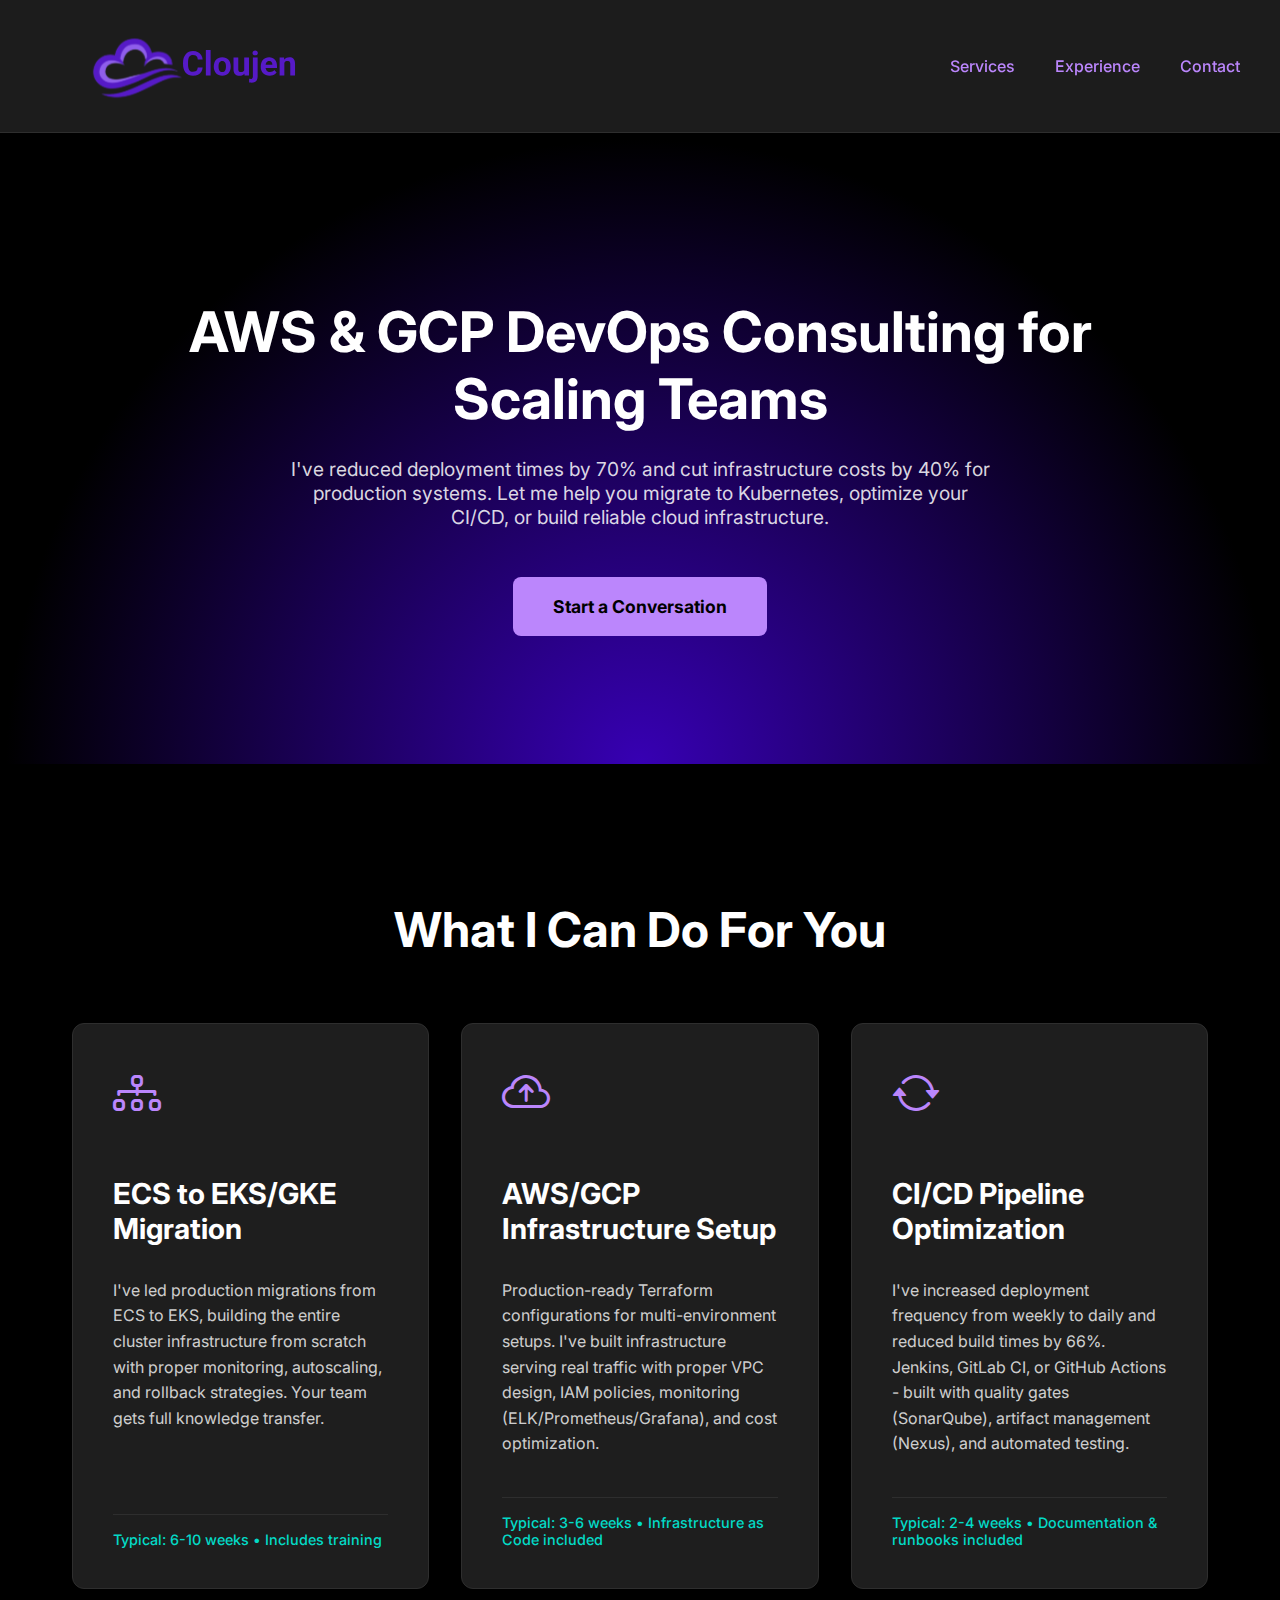
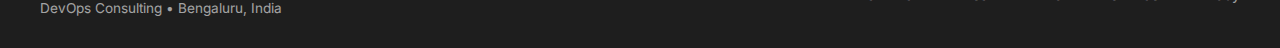
<file: index.html>
<!DOCTYPE html>
<html lang="en">
<head>
    <meta charset="UTF-8">
    <meta name="viewport" content="width=device-width, initial-scale=1.0">
    <title>Cloujen - AWS & GCP DevOps Consulting by Manoj Reddy</title>
    <meta name="description" content="DevOps consulting specializing in AWS/GCP migrations, Kubernetes (EKS/GKE), and CI/CD automation. 3+ years experience with proven results: 70% faster deployments, 40% cost reduction.">
    
    <!-- Open Graph -->
    <meta property="og:title" content="Cloujen - AWS & GCP DevOps Consulting">
    <meta property="og:description" content="Expert DevOps consulting for AWS/GCP migrations and Kubernetes deployments. Certified Solutions Architect.">
    <meta property="og:type" content="website">
    <meta property="og:url" content="https://www.cloujen.com">
    
    <link rel="stylesheet" href="style.css">
    <link rel="stylesheet" href="https://cdn.jsdelivr.net/npm/bootstrap-icons@1.11.3/font/bootstrap-icons.min.css">
    <link href="https://fonts.googleapis.com/css2?family=Inter:wght@400;500;700&display=swap" rel="stylesheet">
    <script async src="https://pagead2.googlesyndication.com/pagead/js/adsbygoogle.js?client=ca-pub-4389479041791605"
     crossorigin="anonymous"></script>
</head>
<body>
    <header>
        <nav>
            <div class="logo">
                <img src="logo.svg" alt="Cloujen Logo" width="310" height="80">
            </div>
            <ul class="nav-menu">
                <li><a href="#services">Services</a></li>
                <li><a href="#experience">Experience</a></li>
                <li><a href="#contact">Contact</a></li>
            </ul>
            <button class="mobile-toggle" aria-label="Toggle menu">
                <i class="bi bi-list"></i>
            </button>
        </nav>
    </header>

    <main>
        <section id="hero">
            <div class="hero-content">
                <h1>AWS & GCP DevOps Consulting for Scaling Teams</h1>
                <p>I've reduced deployment times by 70% and cut infrastructure costs by 40% for production systems. Let me help you migrate to Kubernetes, optimize your CI/CD, or build reliable cloud infrastructure.</p>
                <a href="#contact" class="cta-button">Start a Conversation</a>
            </div>
        </section>

        <section id="services">
            <h2>What I Can Do For You</h2>
            <div class="service-cards">
                <div class="card">
                    <div class="service-icon"><i class="bi bi-diagram-3"></i></div>
                    <h3>ECS to EKS/GKE Migration</h3>
                    <p>I've led production migrations from ECS to EKS, building the entire cluster infrastructure from scratch with proper monitoring, autoscaling, and rollback strategies. Your team gets full knowledge transfer.</p>
                    <span class="service-time">Typical: 6-10 weeks • Includes training</span>
                </div>
                <div class="card">
                    <div class="service-icon"><i class="bi bi-cloud-arrow-up"></i></div>
                    <h3>AWS/GCP Infrastructure Setup</h3>
                    <p>Production-ready Terraform configurations for multi-environment setups. I've built infrastructure serving real traffic with proper VPC design, IAM policies, monitoring (ELK/Prometheus/Grafana), and cost optimization.</p>
                    <span class="service-time">Typical: 3-6 weeks • Infrastructure as Code included</span>
                </div>
                <div class="card">
                    <div class="service-icon"><i class="bi bi-arrow-repeat"></i></div>
                    <h3>CI/CD Pipeline Optimization</h3>
                    <p>I've increased deployment frequency from weekly to daily and reduced build times by 66%. Jenkins, GitLab CI, or GitHub Actions - built with quality gates (SonarQube), artifact management (Nexus), and automated testing.</p>
                    <span class="service-time">Typical: 2-4 weeks • Documentation & runbooks included</span>
                </div>
            </div>
        </section>

        <section id="experience">
            <h2>Background & Results</h2>
            <div class="experience-content">
                <div class="stats-grid">
                    <div class="stat">
                        <div class="stat-number">70%</div>
                        <div class="stat-label">Faster Deployments</div>
                    </div>
                    <div class="stat">
                        <div class="stat-number">40%</div>
                        <div class="stat-label">Cost Reduction</div>
                    </div>
                    <div class="stat">
                        <div class="stat-number">99.9%</div>
                        <div class="stat-label">Uptime Maintained</div>
                    </div>
                </div>

                <div class="experience-details">
                    <h3>What I Bring</h3>
                    <p>3+ years as a DevOps/Cloud Engineer, including leading a 2-person team managing production infrastructure. I've migrated services to Kubernetes, built CI/CD pipelines from scratch, and managed distributed systems across AWS and GCP.</p>
                    
                    <div class="tech-highlights">
                        <div class="tech-section">
                            <h4>Core Expertise</h4>
                            <ul>
                                <li>AWS: EKS, ECS, Lambda, RDS, S3, CloudFront, Route53, IAM</li>
                                <li>GCP: GKE, Cloud SQL, Cloud Storage, VM Instances</li>
                                <li>IaC: Terraform, CloudFormation</li>
                                <li>CI/CD: Jenkins, GitLab CI, GitHub Actions</li>
                                <li>Containers: Docker, Kubernetes, Traefik</li>
                                <li>Monitoring: ELK Stack, Prometheus, Grafana, New Relic</li>
                            </ul>
                        </div>
                        <div class="tech-section">
                            <h4>Certifications</h4>
                            <ul>
                                <li>AWS Certified Solutions Architect – Associate (Valid until July 2026)</li>
                                <li>Google Cloud Professional Architect (Valid until July 2026)</li>
                            </ul>
                        </div>
                    </div>
                </div>
            </div>
        </section>

        <section id="approach">
            <h2>How I Work</h2>
            <div class="approach-content">
                <p>I work directly with engineering teams - no account managers. You get hands-on implementation, complete documentation, and knowledge transfer so your team can maintain what we build.</p>
                
                <div class="approach-points">
                    <div class="point">
                        <i class="bi bi-check-circle-fill"></i>
                        <div>
                            <h4>Fixed-scope or hourly engagement</h4>
                            <p>Clear deliverables, regular progress updates, all code and configs documented</p>
                        </div>
                    </div>
                    <div class="point">
                        <i class="bi bi-check-circle-fill"></i>
                        <div>
                            <h4>Knowledge transfer included</h4>
                            <p>Your team learns to manage and troubleshoot the infrastructure independently</p>
                        </div>
                    </div>
                    <div class="point">
                        <i class="bi bi-check-circle-fill"></i>
                        <div>
                            <h4>Production-ready from day one</h4>
                            <p>Every setup includes monitoring, alerting, runbooks, and disaster recovery plans</p>
                        </div>
                    </div>
                </div>
            </div>
        </section>

        <section id="contact">
            <h2>Let's Talk About Your Infrastructure</h2>
            <p>If you're looking to migrate to Kubernetes, optimize your cloud costs, or build reliable CI/CD pipelines, reach out. I respond within 24 hours.</p>
            
            <form action="https://formspree.io/f/meeeanng" method="POST" class="contact-form">
                <div class="form-group">
                    <input type="text" name="name" placeholder="Your Name" required>
                    <input type="email" name="email" placeholder="Work Email" required>
                    <input type="number" name="phone" placeholder="Phone Number" required>
                </div>
                <div class="form-group">
                    <input type="text" name="company" placeholder="Company Name (Optional)">
                    <select name="service_interest" required>
                        <option value="" disabled selected>What do you need help with?</option>
                        <option value="Kubernetes Migration">Kubernetes Migration (ECS/EKS/GKE)</option>
                        <option value="Infrastructure Setup">AWS/GCP Infrastructure Setup</option>
                        <option value="CI/CD Pipeline">CI/CD Pipeline Optimization</option>
                        <option value="Cost Optimization">Cloud Cost Optimization</option>
                        <option value="General Consulting">General DevOps Consulting</option>
                    </select>
                </div>
                <div class="form-group">
                    <textarea name="message" placeholder="Describe your current setup and what you're trying to achieve (current tech stack, team size, timeline if known)" rows="5" required></textarea>
                </div>
                <button type="submit" class="cta-button">Send Message</button>
                <p class="form-note">By submitting, you agree to be contacted via email. No spam. See <a href="#privacy">privacy policy</a>.</p>
            </form>
        </section>
    </main>

    <footer>
        <div class="footer-content">
            <div class="footer-main">
                <p>&copy; 2026 Cloujen | Manoj Reddy Katta</p>
                <p class="footer-tagline">DevOps Consulting • Bengaluru, India</p>
            </div>
            <div class="footer-links">
                <a href="https://github.com/cloujen" target="_blank" rel="noopener">GitHub</a>
                <a href="https://www.linkedin.com/in/cloujen" target="_blank" rel="noopener">LinkedIn</a>
                <a href="mailto:acloujen@gmail.com">Email</a>
                <a href="https://youtube.com/@cloujen" target="_blank" rel="noopener">Youtube</a>
                <a href="#privacy">Privacy</a>
            </div>
        </div>
    </footer>

    <script src="script.js"></script>
</body>
</html>
</file>
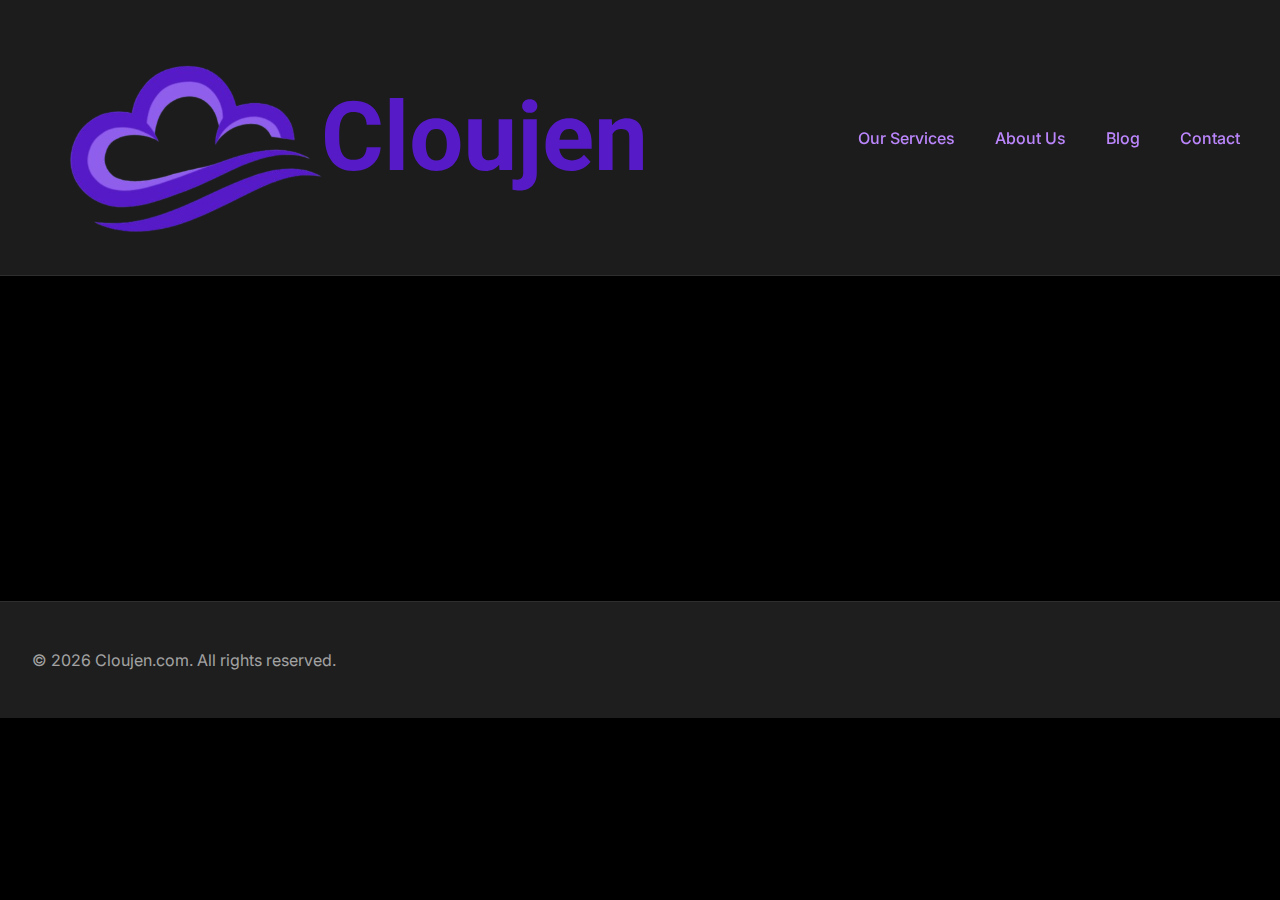
<file: blog.html>
<!DOCTYPE html>
<html lang="en">
<head>
    <meta charset="UTF-8">
    <meta name="viewport" content="width=device-width, initial-scale=1.0">
    <title>Blog - Cloujen.com</title>
    <link rel="stylesheet" href="style.css">
    <link rel="stylesheet" href="https://cdn.jsdelivr.net/npm/bootstrap-icons@1.11.3/font/bootstrap-icons.min.css">
    <link href="https://fonts.googleapis.com/css2?family=Inter:wght@400;500;700&display=swap" rel="stylesheet">
</head>
<body>
    <header>
        <nav>
            <div class="logo">
                <a href="/"><img src="logo.svg" alt="Cloujen.com Logo"></a>
            </div>
            <ul>
                <li><a href="/#services">Our Services</a></li>
                <li><a href="/#about">About Us</a></li>
                <li><a href="/blog.html">Blog</a></li>
                <li><a href="/#contact">Contact</a></li>
            </ul>
        </nav>
    </header>

    <main>
        <section id="blog-list">
            <h2>Insights & Articles</h2>
            <div class="blog-posts">
                <div class="post-card">
                    <h3><a href="/posts/understanding-ci-cd.html">The Beginner's Guide to CI/CD</a></h3>
                    <p>Learn the fundamentals of Continuous Integration and Continuous Delivery and how they can revolutionize your software development lifecycle.</p>
                    <a href="/posts/understanding-ci-cd.html" class="read-more">Read More &rarr;</a>
                </div>
                
                </div>
            </div>
        </section>
    </main>

    <footer>
        <p>&copy; 2026 Cloujen.com. All rights reserved.</p>
    </footer>

</body>
</html>
</file>
<file: style.css>
:root {
    --background-color: #000000;
    --surface-color: #1E1E1E;
    --primary-color: #BB86FC;
    --primary-variant-color: #3700B3;
    --secondary-color: #03DAC6;
    --on-background-color: #FFFFFF;
    --on-surface-color: #FFFFFF;
    --border-color: #2e2e2e;
}

* {
    box-sizing: border-box;
}

body {
    font-family: 'Inter', sans-serif;
    margin: 0;
    background-color: var(--background-color);
    color: var(--on-background-color);
    overflow-x: hidden;
}

a {
    text-decoration: none;
    color: var(--primary-color);
    transition: color 0.3s ease;
}

a:hover {
    color: var(--secondary-color);
}

header {
    background-color: rgba(30, 30, 30, 0.95);
    backdrop-filter: blur(10px);
    padding: 1.5rem 2rem;
    position: sticky;
    top: 0;
    z-index: 100;
    border-bottom: 1px solid var(--border-color);
}

nav {
    display: flex;
    justify-content: space-between;
    align-items: center;
    max-width: 1200px;
    margin: 0 auto;
}

.logo a {
    display: flex;
    align-items: center;
}

.mobile-toggle {
    display: none;
    background: none;
    border: none;
    color: var(--on-background-color);
    font-size: 1.5rem;
    cursor: pointer;
}

nav ul {
    list-style: none;
    margin: 0;
    padding: 0;
    display: flex;
}

nav ul li {
    margin-left: 2.5rem;
}

nav ul li a {
    font-weight: 500;
    font-size: 1rem;
}

main > section {
    opacity: 0;
    transform: translateY(20px);
    transition: opacity 0.6s ease-out, transform 0.6s ease-out;
}

main > section.fade-in {
    opacity: 1;
    transform: translateY(0);
}

#hero {
    background: radial-gradient(ellipse at bottom, var(--primary-variant-color) 0%, var(--background-color) 70%);
    text-align: center;
    padding: 8rem 2rem;
    display: flex;
    justify-content: center;
    align-items: center;
    flex-direction: column;
    min-height: 500px;
}

.hero-content {
    max-width: 1000px;
    margin: 0 auto;
}

.hero-content h1 {
    font-size: 3.5rem;
    font-weight: 700;
    margin-bottom: 1.5rem;
    line-height: 1.2;
    text-align: center;
}

.hero-content p {
    font-size: 1.2rem;
    margin: 0 auto 3rem auto;
    max-width: 700px;
    color: rgba(255, 255, 255, 0.85);
    text-align: center;
}

.cta-button {
    background-color: var(--primary-color);
    color: #000;
    padding: 1.2rem 2.5rem;
    border-radius: 8px;
    font-weight: 700;
    font-size: 1.1rem;
    transition: transform 0.3s ease, background-color 0.3s ease;
    display: inline-block;
}

.cta-button:hover {
    background-color: var(--secondary-color);
    transform: translateY(-3px);
    color: #000;
}

#services, #approach, #contact {
    padding: 6rem 2rem;
    max-width: 1200px;
    margin: 0 auto;
}

h2 {
    text-align: center;
    font-size: 3rem;
    font-weight: 700;
    margin-bottom: 4rem;
}

.service-cards {
    display: grid;
    grid-template-columns: repeat(3, 1fr);
    gap: 2rem;
}

.card {
    background-color: var(--surface-color);
    padding: 2.5rem;
    border-radius: 12px;
    border: 1px solid var(--border-color);
    text-align: left;
    transition: transform 0.3s ease, box-shadow 0.3s ease;
    display: flex;
    flex-direction: column;
}

.card:hover {
    transform: translateY(-10px);
    box-shadow: 0 10px 20px rgba(0,0,0,0.2);
}

.service-icon {
    font-size: 3rem;
    color: var(--primary-color);
    margin-bottom: 1.5rem;
    display: inline-block;
}

.card h3 {
    font-size: 1.8rem;
    font-weight: 700;
    margin-bottom: 1rem;
    color: var(--on-surface-color);
}

.card p {
    color: rgba(255, 255, 255, 0.8);
    line-height: 1.6;
    flex-grow: 1;
}

.service-time {
    display: block;
    margin-top: 1.5rem;
    padding-top: 1rem;
    border-top: 1px solid var(--border-color);
    color: var(--secondary-color);
    font-size: 0.9rem;
    font-weight: 500;
}

#experience {
    padding: 6rem 2rem;
    max-width: 1200px;
    margin: 0 auto;
}

.experience-content {
    display: flex;
    flex-direction: column;
    gap: 3rem;
}

.stats-grid {
    display: grid;
    grid-template-columns: repeat(3, 1fr);
    gap: 2rem;
}

.stat {
    background-color: var(--surface-color);
    padding: 2.5rem;
    border-radius: 12px;
    border: 1px solid var(--border-color);
    text-align: center;
}

.stat-number {
    font-size: 3.5rem;
    font-weight: 700;
    color: var(--secondary-color);
    margin-bottom: 0.5rem;
}

.stat-label {
    color: rgba(255, 255, 255, 0.8);
    font-size: 1.1rem;
}

.experience-details h3 {
    font-size: 2rem;
    margin-bottom: 1.5rem;
    text-align: left;
}

.experience-details > p {
    font-size: 1.2rem;
    line-height: 1.8;
    color: rgba(255, 255, 255, 0.85);
    margin-bottom: 2.5rem;
}

.tech-highlights {
    display: grid;
    grid-template-columns: 1fr 1fr;
    gap: 2rem;
}

.tech-section {
    background-color: var(--surface-color);
    padding: 2rem;
    border-radius: 12px;
    border: 1px solid var(--border-color);
}

.tech-section h4 {
    color: var(--primary-color);
    margin: 0 0 1.5rem 0;
    font-size: 1.3rem;
}

.tech-section ul {
    list-style: none;
    padding: 0;
    margin: 0;
}

.tech-section li {
    color: rgba(255, 255, 255, 0.8);
    line-height: 1.8;
    margin-bottom: 0.8rem;
    padding-left: 1.5rem;
    position: relative;
}

.tech-section li:before {
    content: "▸";
    position: absolute;
    left: 0;
    color: var(--secondary-color);
}

#approach {
    padding: 6rem 2rem;
    max-width: 900px;
    margin: 0 auto;
}

.approach-content p {
    font-size: 1.2rem;
    line-height: 1.8;
    color: rgba(255, 255, 255, 0.85);
    margin-bottom: 3rem;
}

.approach-points {
    display: flex;
    flex-direction: column;
    gap: 2rem;
}

.point {
    display: flex;
    gap: 1.5rem;
    align-items: flex-start;
    background-color: var(--surface-color);
    padding: 2rem;
    border-radius: 12px;
    border: 1px solid var(--border-color);
}

.point i {
    color: var(--secondary-color);
    font-size: 1.5rem;
    flex-shrink: 0;
}

.point h4 {
    margin: 0 0 0.5rem 0;
    font-size: 1.3rem;
    color: var(--on-surface-color);
}

.point p {
    margin: 0;
    color: rgba(255, 255, 255, 0.8);
    line-height: 1.6;
}

#contact {
    text-align: center;
}

#contact > p {
    font-size: 1.2rem;
    margin-bottom: 2.5rem;
    color: rgba(255, 255, 255, 0.85);
}

.contact-form {
    max-width: 800px;
    margin: 0 auto;
    display: flex;
    flex-direction: column;
    gap: 1.5rem;
}

.form-group {
    display: flex;
    gap: 1.5rem;
}

.contact-form input,
.contact-form select,
.contact-form textarea {
    width: 100%;
    padding: 1rem;
    background-color: var(--surface-color);
    border: 1px solid var(--border-color);
    border-radius: 8px;
    color: var(--on-surface-color);
    font-family: 'Inter', sans-serif;
    font-size: 1rem;
}

.contact-form input:focus,
.contact-form select:focus,
.contact-form textarea:focus {
    outline: none;
    border-color: var(--primary-color);
}

.contact-form input::placeholder,
.contact-form textarea::placeholder {
    color: rgba(255, 255, 255, 0.5);
}

.contact-form select {
    color: rgba(255, 255, 255, 0.5);
}

.contact-form select:valid {
    color: var(--on-surface-color);
}

.contact-form select option {
    color: #000;
}

.contact-form .cta-button {
    border: none;
    cursor: pointer;
}

.contact-form .cta-button:disabled {
    opacity: 0.5;
    cursor: not-allowed;
}

.form-note {
    margin-top: 0.5rem;
    font-size: 0.85rem;
    color: rgba(255, 255, 255, 0.6);
    text-align: center;
}

.form-note a {
    color: var(--secondary-color);
}

footer {
    background-color: var(--surface-color);
    color: rgba(255, 255, 255, 0.6);
    padding: 2rem;
    border-top: 1px solid var(--border-color);
    margin-top: 4rem;
}

.footer-content {
    max-width: 1200px;
    margin: 0 auto;
    display: flex;
    justify-content: space-between;
    align-items: center;
}

.footer-main p {
    margin: 0;
}

.footer-tagline {
    font-size: 0.85rem;
    margin-top: 0.5rem !important;
}

.footer-links {
    display: flex;
    gap: 2rem;
}

.footer-links a {
    color: rgba(255, 255, 255, 0.6);
    font-size: 0.9rem;
}

.footer-links a:hover {
    color: var(--secondary-color);
}

/* Mobile Responsive */
@media (max-width: 768px) {
    .mobile-toggle {
        display: block;
    }

    .nav-menu {
        position: fixed;
        left: -100%;
        top: 70px;
        flex-direction: column;
        background-color: var(--surface-color);
        width: 100%;
        text-align: center;
        transition: left 0.3s ease;
        box-shadow: 0 10px 27px rgba(0, 0, 0, 0.5);
        padding: 2rem 0;
    }

    .nav-menu.active {
        left: 0;
    }

    .nav-menu li {
        margin: 1.5rem 0;
    }

    .hero-content h1 {
        font-size: 2.2rem;
    }

    .hero-content p {
        font-size: 1.05rem;
    }

    h2 {
        font-size: 2rem;
    }

    .form-group {
        flex-direction: column;
    }

    .footer-content {
        flex-direction: column;
        gap: 1.5rem;
        text-align: center;
    }

    .footer-links {
        flex-wrap: wrap;
        justify-content: center;
    }

    .service-cards {
        grid-template-columns: 1fr;
    }

    .stats-grid {
        grid-template-columns: 1fr;
    }

    .tech-highlights {
        grid-template-columns: 1fr;
    }
}

@media (max-width: 1024px) and (min-width: 769px) {
    .service-cards {
        grid-template-columns: 1fr;
    }
    
    .stats-grid {
        grid-template-columns: repeat(3, 1fr);
    }
}
</file>
